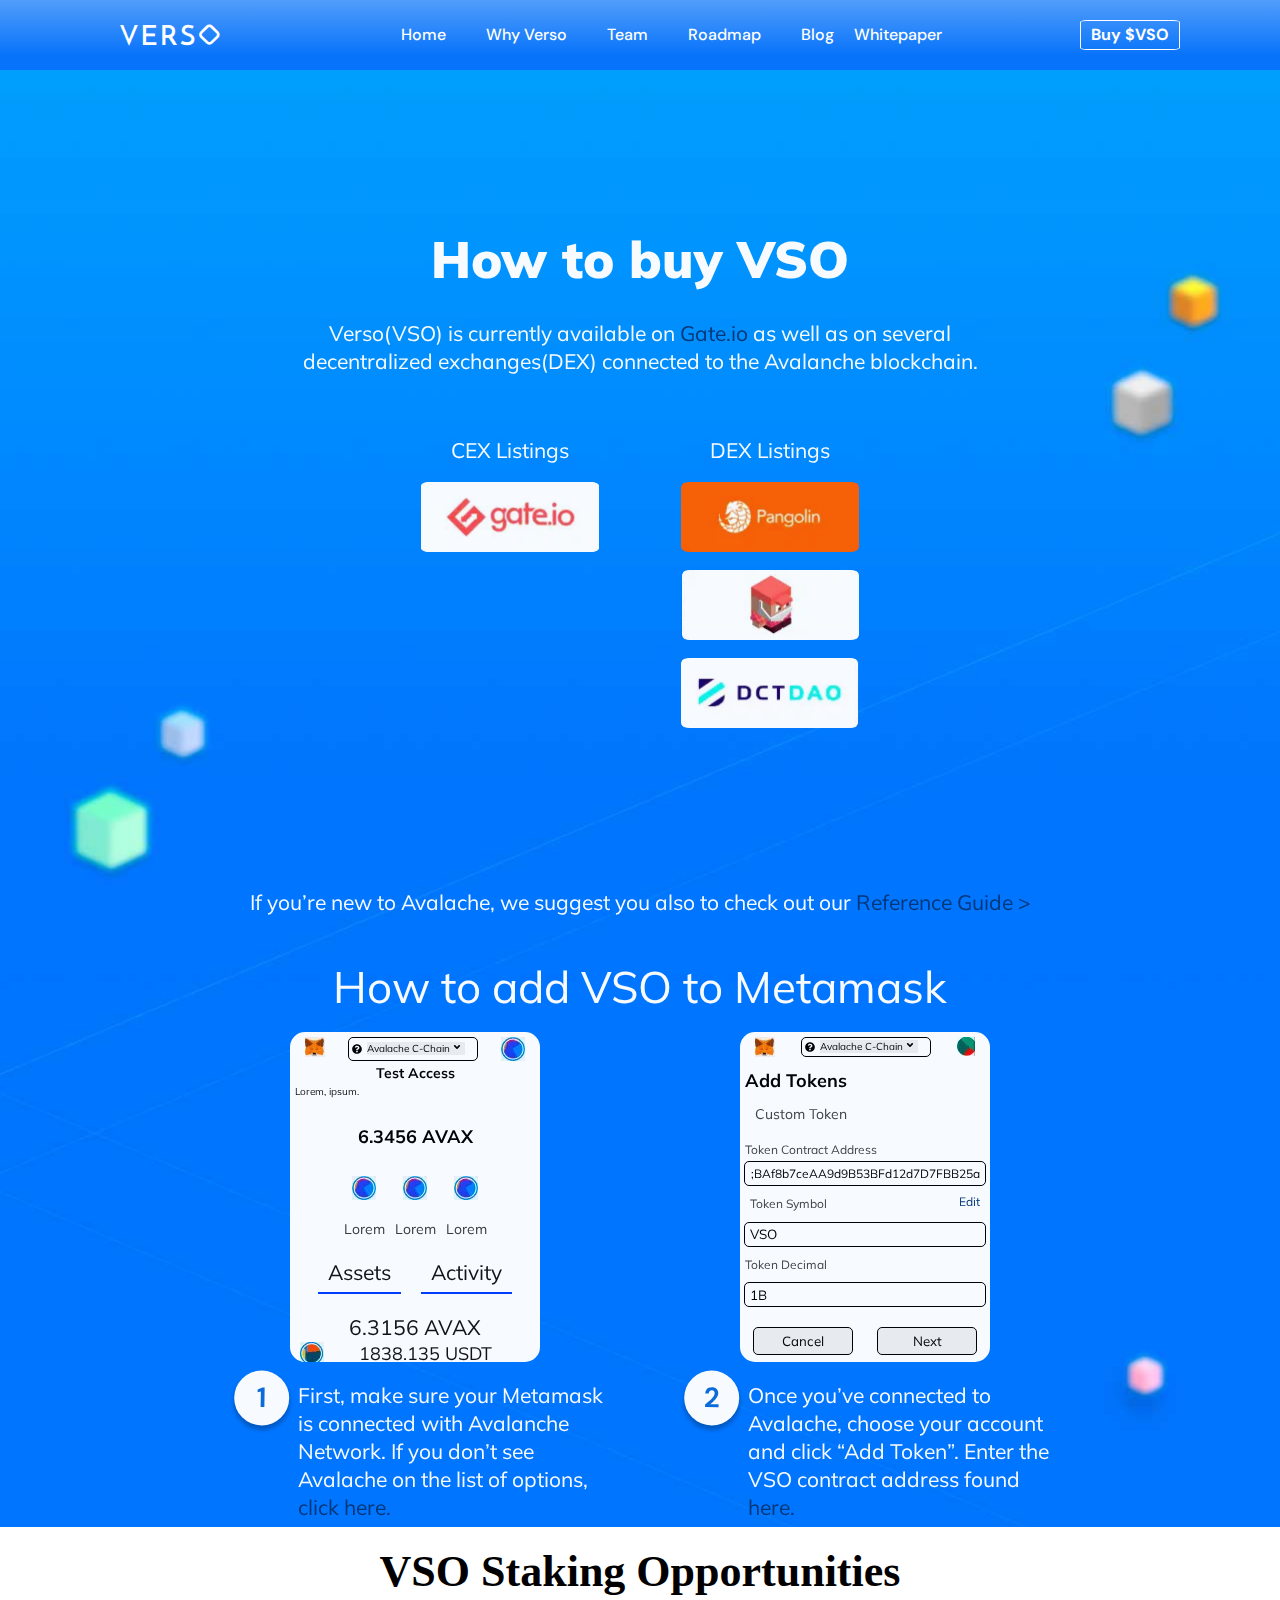
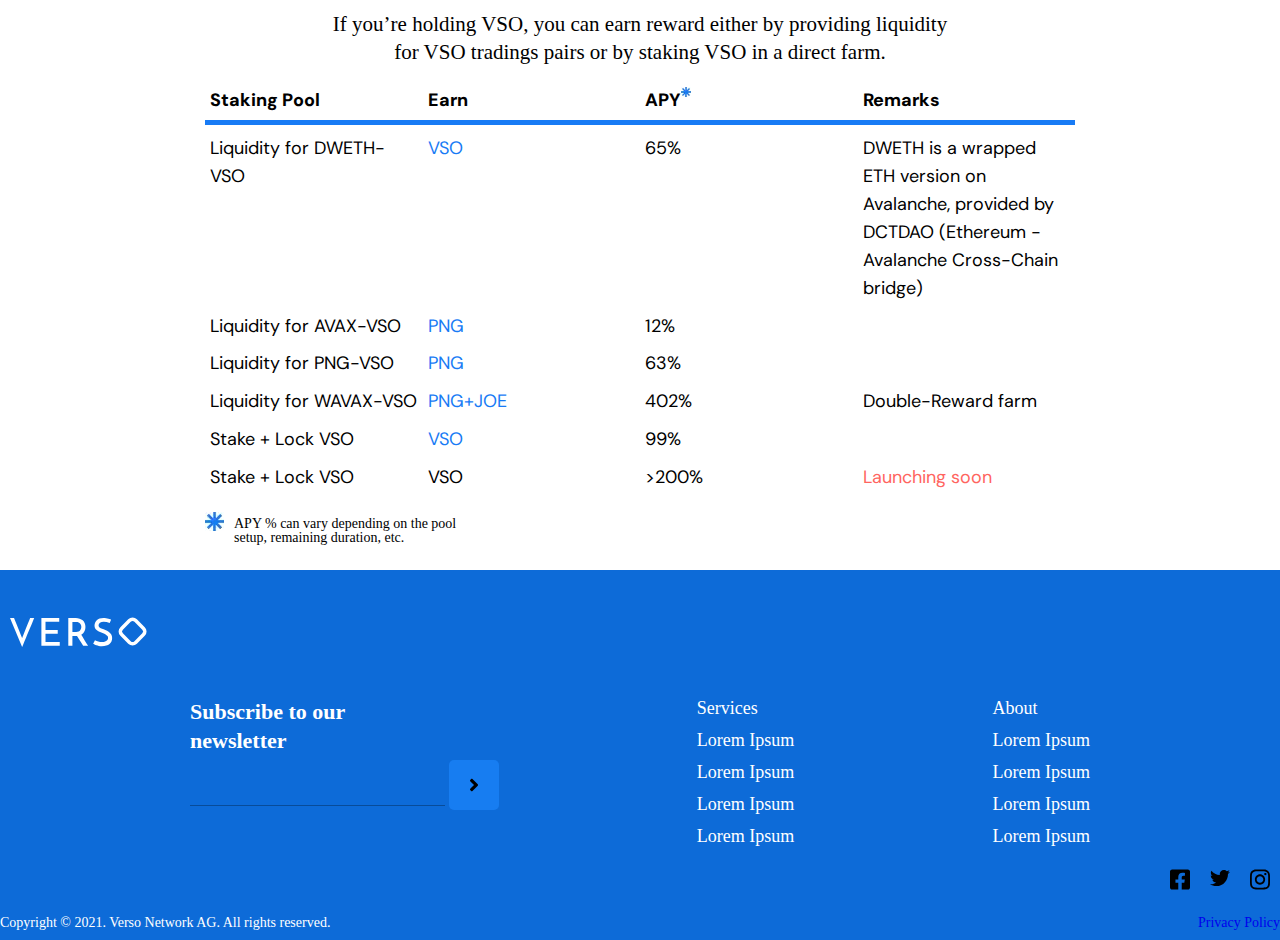
<file: buy vso/index.html>
<!DOCTYPE html><html lang="en"><head>	<meta charset="UTF-8">	<meta http-equiv="X-UA-Compatible" content="IE=edge">	<meta name="viewport" content="width=device-width, initial-scale=1.0">	<link rel="stylesheet" href="css/style.min.css">	<title>VSO</title></head><body>	<header class="header">	<div class="header__content _container">		<div class="header__menu menu">			<div class="menu__icon icon-menu">				<span></span>				<span></span>				<span></span>			</div>			<nav class="menu__body">				<a href="" class="body-logo _icon-Logo"></a>				<ul class="menu__list">					<li><a href="" class="menu__link ">Home</a></li>					<li><a href="" class="menu__link ">Why Verso</a></li>					<li><a href="" class="menu__link ">Team</a></li>					<li><a href="" class="menu__link ">Roadmap</a></li>					<li><a href="" class="menu__link ">Blog</a></li>					<li><a href="" class="menu__link ">Whitepaper</a></li>				</ul>				<a href="" class="body-button _icon-button">Buy $VSO</a>			</nav>		</div>	</div></header>	<main class="page">		<article class="body__container">	<section class="buy-container">		<h1>How to buy VSO</h1>		<p>Verso(VSO) is currently available on <a href="#">Gate.io</a> as well as on several<br>decentralized			exchanges(DEX)			connected			to the			Avalanche blockchain.</p>		<div class="block__links">			<div class="block__link first_block">				<p>CEX Listings</p>				<a href="#" class="links-button"><picture><source srcset="img/main/gate.io.webp" type="image/webp"><img src="img/main/gate.io.png" alt="gate.io"></picture></a>			</div>			<div class="bloc__link second_block">				<p>DEX Listings</p>				<a href="#" class="links-button"><picture><source srcset="img/main/pangolin.webp" type="image/webp"><img src="img/main/pangolin.png" alt="Pangolin"></picture></a>				<a href="#" class="links-button"><picture><source srcset="img/main/partner2.webp" type="image/webp"><img src="img/main/partner2.png" alt="Partner 2"></picture></a>				<a href="#" class="links-button"><picture><source srcset="img/main/dctdao.webp" type="image/webp"><img src="img/main/dctdao.png" alt="Partner 3"></picture></a>			</div>		</div>		<span>			<p>If you’re new to Avalache, we suggest you also to check out our <a href="#">Reference Guide > </a></p>		</span>		<section class="middle-content">			<h2>How to add VSO to Metamask</h2>			<div class="middle-blocks">				<div class="middle-block">					<div class="block-left">						<div class="middle-block-content">							<div class="block-content-header">								<picture><source srcset="img/main/block_img/fox.webp" type="image/webp"><img src="img/main/block_img/fox.png" alt="fox"></picture>								<div class="dropdown-block">									<picture><source srcset="img/iconsprite/question-circle.svg" type="image/webp"><img src="img/iconsprite/question-circle.svg" alt="question"></picture>									<button class="drop-btn">Avalache C-Chain<picture><source srcset="img/iconsprite/drop-down.svg" type="image/webp"><img src="img/iconsprite/drop-down.svg"></picture>									</button>									<div class="drop-sub-menu">										<a>Ethereum Mainnet</a>										<a>Ropsten Test Network</a>										<a>Kavan Test Network</a>										<a>Rinkeby Test Network</a>										<a>Goerli Test Network</a>										<a>Binance Smart Chain</a>										<a>Avalache C-Chain</a>										<a>Localhost 8545</a>										<a>Custom RPC</a>									</div>								</div>								<picture><source srcset="img/main/block_img/circle.webp" type="image/webp"><img src="img/main/block_img/circle.png" alt=""></picture>							</div>							<h4>Test Access</h4>							<p>Lorem, ipsum.</p>							<h3>6.3456 AVAX</h3>							<div class="content-images">								<div class="image-block">									<picture><source srcset="img/main/block_img/circle.webp" type="image/webp"><img src="img/main/block_img/circle.png" alt=""></picture>									<p>Lorem</p>								</div>								<div class="image-block">									<picture><source srcset="img/main/block_img/circle.webp" type="image/webp"><img src="img/main/block_img/circle.png" alt=""></picture>									<p>Lorem</p>								</div>								<div class="image-block">									<picture><source srcset="img/main/block_img/circle.webp" type="image/webp"><img src="img/main/block_img/circle.png" alt=""></picture>									<p>Lorem</p>								</div>							</div>							<div class="content-resource">								<p>Assets</p>								<p>Activity</p>							</div>							<div class="content-information">								<p>6.3156 AVAX</p>								<div class="content-information-footer">									<picture><source srcset="img/main/block_img/circle3.webp" type="image/webp"><img src="img/main/block_img/circle3.png" alt=""></picture>									<p>1838.135 USDT</p>								</div>							</div>						</div>						<div class="paragraph-block">							<picture><source srcset="img/iconsprite/numone.svg" type="image/webp"><img src="img/iconsprite/numone.svg" alt="num1"></picture>							<p>								First, make sure your Metamask								is connected with Avalanche Network. If you don’t see Avalache on the list of options,								<a href="#h2">click here.</a>							</p>						</div>					</div>					<div class="block-right">						<div class="middle-block-content">							<div class="block-content-header">								<picture><source srcset="img/main/block_img/fox.webp" type="image/webp"><img src="img/main/block_img/fox.png" alt="fox"></picture>								<div class="dropdown-block">									<picture><source srcset="img/iconsprite/question-circle.svg" type="image/webp"><img src="img/iconsprite/question-circle.svg" alt="question"></picture>									<button class="drop-btn-r">Avalache C-Chain<picture><source srcset="img/iconsprite/drop-down.svg" type="image/webp"><img src="img/iconsprite/drop-down.svg"></picture>									</button>									<div class="drop-sub-menu-r">										<a>Ethereum Mainnet</a>										<a>Ropsten Test Network</a>										<a>Kavan Test Network</a>										<a>Rinkeby Test Network</a>										<a>Goerli Test Network</a>										<a>Binance Smart Chain</a>										<a>Avalache C-Chain</a>										<a>Localhost 8545</a>										<a>Custom RPC</a>									</div>								</div>								<picture><source srcset="img/main/block_img/circle2.webp" type="image/webp"><img src="img/main/block_img/circle2.png" alt=""></picture>							</div>							<h4>Add Tokens</h4>							<p>Custom Token</p>							<h5>Token Contract Address</h5>							<input type="text" value=";BAf8b7ceAA9d9B53BFd12d7D7FBB25a">							<div class="input_content">								<div class="input_content_header">									<p>Token Symbol</p>									<a href="#">Edit</a>								</div>								<input type="text" value="VSO">							</div>							<div class="input_content_middle">								<div class="input_content_middle_header">									<p>Token Decimal</p>									<input type="text" value="1B">								</div>							</div>							<div class="right_block-buttons">								<button>Cancel</button>								<button>Next</button>							</div>						</div>						<div class="paragraph-block">							<picture><source srcset="img/iconsprite/numtwo.svg" type="image/webp"><img src="img/iconsprite/numtwo.svg" alt="num2"></picture>							<p>								Once you’ve connected to Avalache, choose your account and click “Add Token”. Enter the								VSO contract address found <a href="#h2">here.</a>							</p>						</div>					</div>				</div>			</div>		</section>		</div>		</div>	</section>	</div></article><article class="bottom-block">	<h3>VSO Staking Opportunities</h3>	<h5>If you’re holding VSO, you can earn reward either by providing liquidity<br> for VSO tradings pairs or by		staking VSO in a direct farm.	</h5>	<div class="table-block">		<div class="row-block-header">			<div>Staking Pool</div>			<div>Earn</div>			<div>APY<picture><source srcset="img/main/star.webp" type="image/webp"><img src="img/main/star.jpg"></picture></div>			<div>Remarks</div>		</div>		<div class="row-block">			<div>Liquidity for DWETH-VSO</div>			<div class="span-blue">VSO</div>			<div>65%</div>			<div>DWETH is a wrapped ETH version on Avalanche, provided by DCTDAO (Ethereum - Avalanche Cross-Chain				bridge)</div>		</div>		<div class="row-block">			<div>Liquidity for AVAX-VSO</div>			<div class="span-blue">PNG</div>			<div>12%</div>			<div class="empty-cell">.</div>		</div>		<div class="row-block">			<div>Liquidity for PNG-VSO</div>			<div class="span-blue">PNG</div>			<div>63%</div>			<div class="empty-cell">.</div>		</div>		<div class="row-block">			<div>Liquidity for WAVAX-VSO</div>			<div class="span-blue">PNG+JOE</div>			<div>402%</div>			<div>Double-Reward farm</div>		</div>		<div class="row-block">			<div>Stake + Lock VSO</div>			<div class="span-blue">VSO</div>			<div>99%</div>			<div class="empty-cell">.</div>		</div>		<div class="row-block">			<div>Stake + Lock VSO</div>			<div>VSO</div>			<div>>200%</div>			<div class="span-red">Launching soon</div>		</div>	</div>	<div class="bottom-block-footer">		<picture><source srcset="img/main/star.webp" type="image/webp"><img src="img/main/star.jpg" alt="star element"></picture>		<p>APY % can vary depending on the pool<br> setup, remaining duration, etc.</p>	</div></article>	</main>	<div class="footer-wrapper">	<div class="footer-container">		<div class="footer-logo">			<picture><source srcset="img/iconsprite/Logo.svg" type="image/webp"><img src="img/iconsprite/Logo.svg" alt="logo"></picture>		</div>		<section class="footer-inner">			<div class="subscribe-block">				<h5>Subscribe to our <br> newsletter</h5>				<div class="mail-form">					<input type="email" name="mail" id="mailFormId">					<button class="mail-button"><picture><source srcset="img/iconsprite/drop-down.svg" type="image/webp"><img src="img/iconsprite/drop-down.svg" alt=""></picture></button>				</div>			</div>			<div class="blocks">				<h6>Services</h6>				<p>Lorem Ipsum</p>				<p>Lorem Ipsum</p>				<p>Lorem Ipsum</p>				<p>Lorem Ipsum</p>			</div>			<div class="blocks">				<h6>About</h6>				<p>Lorem Ipsum</p>				<p>Lorem Ipsum</p>				<p>Lorem Ipsum</p>				<p>Lorem Ipsum</p>			</div>		</section>		<div class="social">			<a href="facebook.com"><picture><source srcset="img/iconsprite/facebook-square.svg" type="image/webp"><img src="img/iconsprite/facebook-square.svg" alt=""></picture></a>			<a href="twitter.com"><picture><source srcset="img/iconsprite/twitter.svg" type="image/webp"><img src="img/iconsprite/twitter.svg" alt=""></picture></a>			<a href="instagram.com"><picture><source srcset="img/iconsprite/instagram.svg" type="image/webp"><img src="img/iconsprite/instagram.svg" alt=""></picture></a>		</div>		<div class="footer-privacy">			<div class="copiright">				<p>Copyright © 2021. Verso Network AG. All rights reserved.</p>			</div>			<div class="privacy">				<a href="#">					<p>Privacy Policy</p>				</a>			</div>		</div>	</div></div>	<script src="js/script.min.js"></script></body></html>
</file>
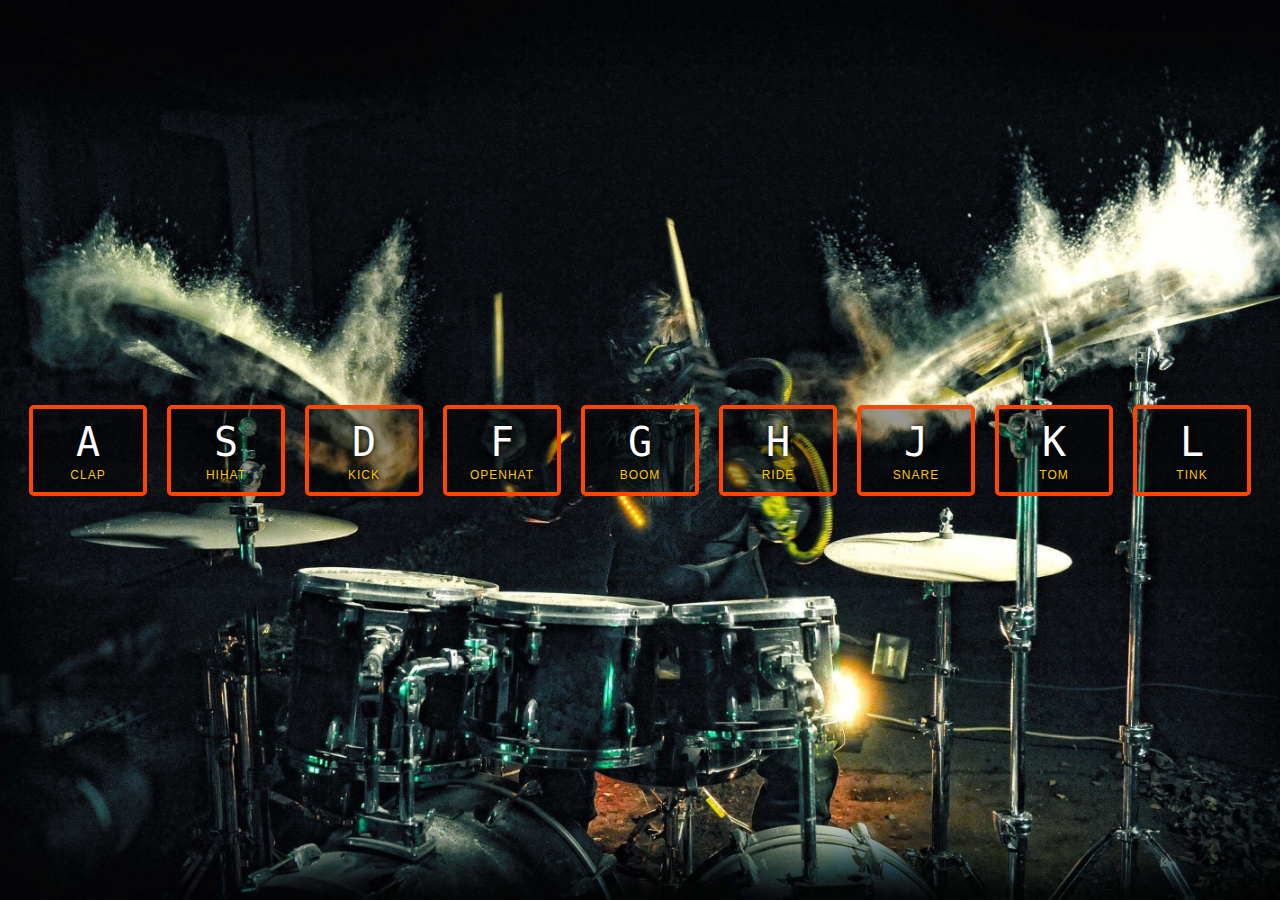
<file: Drum keyboard events/index.html>
<!DOCTYPE html>
<html lang="en">
<head>
	<meta charset="UTF-8">
	<meta http-equiv="X-UA-Compatible" content="IE=edge">
	<meta name="viewport" content="width=device-width, initial-scale=1.0">
	<link rel="stylesheet" href="./style.css">
	<title>Drum kit</title>
</head>

<body>
	<div class="keys">
		<div data-key="65" class="key">
			<kbd>A</kbd>
			<span class="sound">clap</span>
		</div>
		<div data-key="83" class="key">
			<kbd>S</kbd>
			<span class="sound">hihat</span>
		</div>
		<div data-key="68" class="key">
			<kbd>D</kbd>
			<span class="sound">kick</span>
		</div>
		<div data-key="70" class="key">
			<kbd>F</kbd>
			<span class="sound">openhat</span>
		</div>
		<div data-key="71" class="key">
			<kbd>G</kbd>
			<span class="sound">boom</span>
		</div>
		<div data-key="72" class="key">
			<kbd>H</kbd>
			<span class="sound">ride</span>
		</div>
		<div data-key="74" class="key">
			<kbd>J</kbd>
			<span class="sound">snare</span>
		</div>
		<div data-key="75" class="key">
			<kbd>K</kbd>
			<span class="sound">tom</span>
		</div>
		<div data-key="76" class="key">
			<kbd>L</kbd>
			<span class="sound">tink</span>
		</div>
	</div>

	<audio data-key="65" src="./sounds/01 - clap JavaScript Drum Kit_sounds.wav"></audio>
	<audio data-key="83" src="./sounds/02 - hihat JavaScript Drum Kit_sounds.wav"></audio>
	<audio data-key="68" src="./sounds/03 - kick JavaScript Drum Kit_sounds.wav"></audio>
	<audio data-key="70" src="./sounds/04 - openhat JavaScript Drum Kit_sounds.wav"></audio>
	<audio data-key="71" src="./sounds/05 - boom JavaScript Drum Kit_sounds.wav"></audio>
	<audio data-key="72" src="./sounds/06 - ride JavaScript Drum Kit_sounds.wav"></audio>
	<audio data-key="74" src="./sounds/07 - snare JavaScript Drum Kit_sounds.wav"></audio>
	<audio data-key="75" src="./sounds/08 - tom JavaScript Drum Kit_sounds.wav"></audio>
	<audio data-key="76" src="./sounds/09 - tink JavaScript Drum Kit_sounds.wav"></audio>

	<script src="./script.js">

	</script>
</body>
</html>
</file>
<file: Drum keyboard events/style.css>
html {
	font-size: 10px;
	background: url('./img/drummer.jpg') bottom center;
	background-size: cover;
}

body, html {
	margin: 0;
	padding: 0;
	font-family: sans-serif;
}

.keys {
	display: flex;
	flex: 1;
	min-height: 100vh;
	align-items: center;
	justify-content: center;
}

.key {
	border: 4px solid orangered;
	border-radius: 5px;
	margin: 1rem;
	font-size: 1.5rem;
	padding: 1rem .5rem;
	transition: all 0.07s;
	width: 100px;
	text-align: center;
	color: white;
	background: rgba(0, 0, 0, 0.4);
	text-shadow: 0 0 5px black;
}

.playing {
	transform: scale(1.1);
	border-color: #fcc600;
	box-shadow: 0 0 10px #d4c27e;
}

kbd {
	display: block;
	font-size: 40px;
}

.sound {
	font-size: 1.2rem;
	text-transform: uppercase;
	letter-spacing: 1px;
	color: #fcc600;
}
</file>
<file: buy vso/css/style.min.css>
@charset "UTF-8";@import url(https://fonts.googleapis.com/css?family=DM+Sans:regular,italic,500,italic,700&display=swap);@import url(https://fonts.googleapis.com/css?family=Mulish:regular,600,800,900&display=swap);*{padding:0;margin:0;border:0}*,:after,:before{-webkit-box-sizing:border-box;box-sizing:border-box}:active,:focus{outline:0}a:active,a:focus{outline:0}aside,footer,header,nav{display:block}body,html{height:100%;width:100%;font-size:100%;line-height:1;font-size:14px;-ms-text-size-adjust:100%;-moz-text-size-adjust:100%;-webkit-text-size-adjust:100%}button,input,textarea{font-family:inherit}input::-ms-clear{display:none}button{cursor:pointer}button::-moz-focus-inner{padding:0;border:0}a,a:visited{text-decoration:none}a:hover{text-decoration:none}ul li{list-style:none}img{vertical-align:top}h1,h2,h3,h4,h5,h6{font-size:inherit;font-weight:inherit}._container{max-width:902pxpx;margin:0 auto}@font-face{font-family:icons;font-display:swap;src:url(../fonts/icons.woff) format("woff"),url(../fonts/icons.woff2) format("woff2");font-weight:400;font-style:normal}@font-face{font-family:icons;font-display:swap;src:url(../fonts/icons.woff) format("woff"),url(../fonts/icons.woff2#icons) format("woff2");font-weight:400;font-style:normal;font-display:block}[class*=" _icon-"]:before,[class^="_icon-"]:before{font-family:icons;font-style:normal;font-weight:400;font-variant:normal;text-transform:none;line-height:1;-webkit-font-smoothing:antialiased;-moz-osx-font-smoothing:grayscale}[class*=" _icon-"]:before,[class^="_icon-"]:before{display:block}._icon-Logo:before{content:"\e900";color:#fff}._icon-fb:before{content:"\e901"}._icon-instagram:before{content:"\e902"}._icon-twitter:before{content:"\e903"}._icon-background:before{content:"\e900"}._icon-numone .path1:before{content:"\e900";color:#fff}._icon-numone .path2:before{content:"\e901";margin-left:-1em;color:#0d6bd8}._icon-numtwo .path1:before{content:"\e902";color:#fff}._icon-numtwo .path2:before{content:"\e903";margin-left:-1em;color:#0d6bd8}._icon-question-circle:before{content:"\e900"}._icon-drop-down:before{content:"\e900"}.header{position:relative;z-index:100;background:-webkit-gradient(linear,left top,left bottom,from(rgba(7,115,250,.7)),color-stop(80.03%,#0773fa));background:-o-linear-gradient(top,rgba(7,115,250,.7) 0,#0773fa 80.03%);background:linear-gradient(180deg,rgba(7,115,250,.7) 0,#0773fa 80.03%)}._container{max-width:1440px;height:100%}.menu__body{display:-webkit-box;display:-ms-flexbox;display:flex;-webkit-box-align:center;-ms-flex-align:center;align-items:center;-webkit-box-pack:justify;-ms-flex-pack:justify;justify-content:space-between;max-width:1140px;height:70px;margin:0 auto}._icon-Logo{margin:0 40px;padding:0 10px;font-size:24px;-webkit-transition:all 150ms ease-in-out;-o-transition:all 150ms ease-in-out;transition:all 150ms ease-in-out}._icon-Logo:hover{-webkit-box-shadow:0 0 10px 0 #2daac0 inset,0 0 10px 4px #23e99d;box-shadow:0 0 10px 0 #2daac0 inset,0 0 10px 4px #23e99d}.menu__list{display:-webkit-box;display:-ms-flexbox;display:flex}.menu__list li{font-family:"DM Sans";font-weight:500;font-size:16px;line-height:180%;text-align:center;margin:0 20px;color:#fff;-webkit-transition:all 150ms ease-in-out;-o-transition:all 150ms ease-in-out;transition:all 150ms ease-in-out}.menu__list li:last-child{margin:0}.menu__list li a{color:#fff}.menu__list li:hover{-webkit-box-shadow:0 0 10px 0 #2daac0 inset,0 0 10px 4px #23e99d;box-shadow:0 0 10px 0 #2daac0 inset,0 0 10px 4px #23e99d}._icon-button{border:1px solid #fff;border-radius:7%;padding:0 10px;margin:0 30px;color:#fff;font-family:"DM Sans";font-weight:700;font-size:16px;line-height:180%;-webkit-transition:all 150ms ease-in-out;-o-transition:all 150ms ease-in-out;transition:all 150ms ease-in-out}._icon-button:hover{-webkit-box-shadow:0 0 10px 0 #2daac0 inset,0 0 10px 4px #23e99d;box-shadow:0 0 10px 0 #2daac0 inset,0 0 10px 4px #23e99d}.icon-menu{display:none}.body__container{background:center no-repeat url(../img/main/bg4.jpg),-webkit-gradient(linear,left top,left bottom,from(rgba(7,115,250,.7)),color-stop(80.03%,#0773fa));background:center no-repeat url(../img/main/bg4.jpg),-o-linear-gradient(top,rgba(7,115,250,.7) 0,#0773fa 80.03%);background:center no-repeat url(../img/main/bg4.jpg),linear-gradient(180deg,rgba(7,115,250,.7) 0,#0773fa 80.03%);background-position:top}.buy-container{opacity:97%;width:100%;font-family:Mulish;height:100%;text-align:center}.buy-container a{color:#033573}.buy-container h1{text-align:center;font-weight:900;font-size:51px;line-height:156.86275%;color:#fff;padding-top:150px}.buy-container p{font-size:21px;line-height:133.33333%;color:#fff;padding-top:20px}.block__links{display:-webkit-box;display:-ms-flexbox;display:flex;margin:0 auto;padding-top:42px;-webkit-box-pack:center;-ms-flex-pack:center;justify-content:center;width:100%}.block__links .first_block{display:-webkit-box;display:-ms-flexbox;display:flex;-webkit-box-orient:vertical;-webkit-box-direction:normal;-ms-flex-direction:column;flex-direction:column}.block__links .first_block p{padding-bottom:8px}.block__links .first_block a img{border:1px solid inherit;border-radius:5%;background:#fff;height:70px;width:178px;margin:9px 41px;-webkit-transition:all 150ms ease-in-out;-o-transition:all 150ms ease-in-out;transition:all 150ms ease-in-out}.block__links .first_block a img:hover{border:2px solid #000;-webkit-box-shadow:0 0 10px 0 #6a8388 inset,0 0 10px 4px #b3b9b7;box-shadow:0 0 10px 0 #6a8388 inset,0 0 10px 4px #b3b9b7}.block__links .second_block{display:-webkit-box;display:-ms-flexbox;display:flex;-webkit-box-orient:vertical;-webkit-box-direction:normal;-ms-flex-direction:column;flex-direction:column}.block__links .second_block p{padding-bottom:8px}.block__links .second_block a img{border:1px solid inherit;border-radius:5%;height:70px;width:178px;margin:9px 41px;-webkit-transition:all 150ms ease-in-out;-o-transition:all 150ms ease-in-out;transition:all 150ms ease-in-out}.block__links .second_block a img:hover{border:2px solid #000;-webkit-box-shadow:0 0 10px 0 #6a8388 inset,0 0 10px 4px #b3b9b7;box-shadow:0 0 10px 0 #6a8388 inset,0 0 10px 4px #b3b9b7}span p{margin-top:132px}span p a{color:#033573}.middle-content{max-width:900px;display:block;margin:0 auto}.middle-content h2{text-align:center;font-size:44px;line-height:181.81818%;color:#fff;margin-top:30px}.middle-content .middle-blocks{margin:0 auto;max-width:900px}.middle-content .middle-blocks .middle-block{display:-webkit-box;display:-ms-flexbox;display:flex;-webkit-box-pack:justify;-ms-flex-pack:justify;justify-content:space-between}.middle-content .middle-blocks .middle-block .block-left{margin:0 auto;max-width:450px;padding:5px}.middle-content .middle-blocks .middle-block .block-left h4{font-weight:700}.middle-content .middle-blocks .middle-block .block-left .middle-block-content>p{color:#111010;font-size:10px;text-align:left;padding:5px}.middle-content .middle-blocks .middle-block .block-left h3{font-weight:700;font-size:18px;padding:0 5px;margin-top:25px}.middle-content .middle-blocks .middle-block .block-left .paragraph-block{display:-webkit-box;display:-ms-flexbox;display:flex;max-width:380px}.middle-content .middle-blocks .middle-block .block-left .paragraph-block img{-webkit-box-pack:left;-ms-flex-pack:left;justify-content:left}.middle-content .middle-blocks .middle-block .block-left .paragraph-block p{text-align:left}.middle-content .middle-blocks .middle-block .block-right{margin:0 auto;max-width:450px;padding:5px}.middle-content .middle-blocks .middle-block .block-right h4{font-weight:700;font-size:18px;padding:0 5px;margin-top:10px;text-align:left}.middle-content .middle-blocks .middle-block .block-right .middle-block-content>p{font-size:14px;color:#424242;text-align:left;padding:5px;margin:10px}.middle-content .middle-blocks .middle-block .block-right h5{font-size:12px;color:#424242;text-align:left;padding:5px}.middle-content .middle-blocks .middle-block .block-right .middle-block-content>input{border:1px solid #000;width:97%;height:25px;border-radius:5px;font-size:12px;text-align:center}.middle-content .middle-blocks .middle-block .block-right .middle-block-content>input:focus{border:1px solid rgba(7,115,250,.7)}.middle-content .middle-blocks .middle-block .block-right .input_content .input_content_header{display:-webkit-box;display:-ms-flexbox;display:flex;padding:5px;margin:5px;-webkit-box-pack:justify;-ms-flex-pack:justify;justify-content:space-between}.middle-content .middle-blocks .middle-block .block-right .input_content .input_content_header p{color:#424242;padding:0;font-size:12px}.middle-content .middle-blocks .middle-block .block-right .input_content .input_content_header a{font-size:12px}.middle-content .middle-blocks .middle-block .block-right .input_content input{border:1px solid #000;border-radius:5px;width:97%;height:25px;padding:5px}.middle-content .middle-blocks .middle-block .block-right .input_content input:focus{border:1px solid rgba(7,115,250,.7)}.middle-content .middle-blocks .middle-block .block-right .input_content_middle{display:block}.middle-content .middle-blocks .middle-block .block-right .input_content_middle p{color:#424242;font-size:12px;text-align:left;padding:10px 5px}.middle-content .middle-blocks .middle-block .block-right .input_content_middle input{border:1px solid #000;border-radius:5px;width:97%;height:25px;padding:5px}.middle-content .middle-blocks .middle-block .block-right .input_content_middle input:focus{border:1px solid rgba(7,115,250,.7)}.middle-content .middle-blocks .middle-block .block-right .right_block-buttons button{border:1px solid #000;border-radius:5px;width:40%;height:28px;margin:20px 10px 10px}.middle-content .middle-blocks .middle-block .block-right .right_block-buttons button:focus{color:rgba(2,96,211,.7);border:1px solid rgba(2,96,211,.7)}.middle-content .middle-blocks .middle-block .block-right .paragraph-block{display:-webkit-box;display:-ms-flexbox;display:flex;max-width:380px}.middle-content .middle-blocks .middle-block .block-right .paragraph-block img{-webkit-box-pack:left;-ms-flex-pack:left;justify-content:left}.middle-content .middle-blocks .middle-block .block-right .paragraph-block p{text-align:left}.bottom-block{display:block;max-width:900px;margin:0 auto;padding:5px}.bottom-block h3{text-align:center;font-weight:800;font-size:44px;line-height:181.81818%}.bottom-block h5{font-size:21px;line-height:133.33333%;text-align:center}.table-block{font-family:"DM Sans";display:block;margin:5px;padding:5px;max-width:900px;font-size:18px;line-height:155.55556%}.row-block-header{display:-webkit-box;display:-ms-flexbox;display:flex;font-weight:800;border-bottom:5px solid #187bf5;margin:5px 0}.row-block-header img{width:10px;height:10px}.row-block-header div{display:table-cell;width:25%;padding:5px}.row-block{display:table;width:100%}.row-block .empty-cell{color:#fff}.row-block div{margin:5px;padding:5px;text-align:left;display:table-cell;width:25%}.span-blue{color:#187bf5}.span-red{color:#ff655f}.bottom-block-footer{display:-webkit-box;display:-ms-flexbox;display:flex;margin:5px;padding:5px}.bottom-block-footer p{margin:5px;padding:0 5px}.middle-block-content{background:#fff;max-width:250px;max-height:330px;border-radius:15px;margin:0 auto;overflow:hidden}.middle-block-content .block-content-header{width:100%;display:-webkit-box;display:-ms-flexbox;display:flex;padding:5px 15px;-webkit-box-pack:justify;-ms-flex-pack:justify;justify-content:space-between}.middle-block-content .content-images{display:-webkit-box;display:-ms-flexbox;display:flex;-webkit-box-pack:center;-ms-flex-pack:center;justify-content:center}.middle-block-content .content-images .image-block{display:block;margin:30px 5px 0}.middle-block-content .content-images .image-block p{color:#3a3a3a;font-size:14px}.middle-block-content .content-resource{display:-webkit-box;display:-ms-flexbox;display:flex;-webkit-box-pack:center;-ms-flex-pack:center;justify-content:center;margin:0 20px}.middle-block-content .content-resource p{color:#111010;padding:20px 10px 5px;margin:0 10px;border-bottom:2px solid #003cff}.middle-block-content .content-information p{color:#111010}.middle-block-content .content-information .content-information-footer{display:-webkit-box;display:-ms-flexbox;display:flex;padding:0 0 5px 0;margin:0 0 5px 0}.middle-block-content .content-information .content-information-footer img{margin:0 5px 0 10px}.middle-block-content .content-information .content-information-footer p{margin:0 5px 0 20px;padding:0 5px 5px 10px;font-size:18px}.dropdown-block{display:-webkit-box;display:-ms-flexbox;display:flex;-webkit-box-align:center;-ms-flex-align:center;align-items:center;border:1px solid #000;border-radius:5px;width:130px;font-size:10px;cursor:pointer;position:relative}.dropdown-block img{width:10px;height:10px;margin:0 2.5px}.dropdown-block .drop-btn{font-size:10px;margin:0 2.5px}.dropdown-block .drop-btn img{width:10px;height:10px}.dropdown-block .drop-btn:hover{background:-webkit-gradient(linear,left top,right top,from(#bfffe7),to(#80b3ff));background:-o-linear-gradient(left,#bfffe7,#80b3ff);background:linear-gradient(to right,#bfffe7,#80b3ff)}.dropdown-block .drop-sub-menu{display:none;position:absolute;background-color:#3a3a3a;min-width:200px;height:302px;border-radius:5px 0 15px 0;z-index:1;top:22px;text-align:left}.dropdown-block .drop-sub-menu a:hover{background:-webkit-gradient(linear,left top,right top,from(#676969),to(#3b5f94));background:-o-linear-gradient(left,#676969,#3b5f94);background:linear-gradient(to right,#676969,#3b5f94)}.dropdown-block .drop-sub-menu a{color:#fff;padding:10px;display:block}.dropdown-block .show{display:block}.drop-btn-r{font-size:10px;margin:0 2.5px}.drop-btn-r img{width:10px;height:10px}.drop-btn-r:hover{background:-webkit-gradient(linear,left top,right top,from(#bfffe7),to(#80b3ff));background:-o-linear-gradient(left,#bfffe7,#80b3ff);background:linear-gradient(to right,#bfffe7,#80b3ff)}.drop-sub-menu-r{display:none;position:absolute;background-color:#3a3a3a;min-width:200px;height:302px;border-radius:5px 0 15px 0;z-index:1;top:22px;text-align:left}.drop-sub-menu-r a{color:#fff;padding:10px;display:block}.drop-sub-menu-r a:hover{background:-webkit-gradient(linear,left top,right top,from(#676969),to(#3b5f94));background:-o-linear-gradient(left,#676969,#3b5f94);background:linear-gradient(to right,#676969,#3b5f94)}.show-r{display:block}.footer-wrapper{background:#0d6bd8}.footer-wrapper .footer-container{max-width:1440px;margin:0 auto}.footer-wrapper .footer-container .footer-logo{padding:45px 5px 45px 5px;margin:5px}.footer-wrapper .footer-container .footer-inner{display:-webkit-box;display:-ms-flexbox;display:flex;max-width:900px;margin:0 auto;-webkit-box-pack:justify;-ms-flex-pack:justify;justify-content:space-between;color:#fff}.footer-wrapper .footer-container .footer-inner .subscribe-block h5{font-size:22px;font-weight:700;line-height:131.81818%}.footer-wrapper .footer-container .footer-inner .subscribe-block .mail-form{display:block}.footer-wrapper .footer-container .footer-inner .subscribe-block .mail-form input{height:50px;background:#0d6bd8;font-size:20px;color:#fff;border-bottom:1px solid #084c99;padding:5px}.footer-wrapper .footer-container .footer-inner .subscribe-block .mail-form .mail-button{width:50px;height:50px;background:#177df1;border-radius:10%}.footer-wrapper .footer-container .footer-inner .subscribe-block .mail-form .mail-button img{width:20px;height:20px;-webkit-transform:rotate(-90deg);-ms-transform:rotate(-90deg);transform:rotate(-90deg)}.footer-wrapper .footer-container .footer-inner .subscribe-block .mail-form ._error{background-color:#813838}.footer-wrapper .footer-container .footer-inner .blocks{font-size:18px;line-height:122.22222%}.footer-wrapper .footer-container .footer-inner .blocks p{margin:10px 0}.footer-wrapper .footer-container .social{display:-webkit-box;display:-ms-flexbox;display:flex;-webkit-box-orient:horizontal;-webkit-box-direction:normal;-ms-flex-direction:row;flex-direction:row;-webkit-box-pack:end;-ms-flex-pack:end;justify-content:flex-end}.footer-wrapper .footer-container .social a{margin:5px;padding:5px}.footer-wrapper .footer-container .social a img{width:20px}.footer-wrapper .footer-container .footer-privacy{display:-webkit-box;display:-ms-flexbox;display:flex;-webkit-box-orient:horizontal;-webkit-box-direction:normal;-ms-flex-direction:row;flex-direction:row;-webkit-box-pack:justify;-ms-flex-pack:justify;justify-content:space-between;color:#fff;margin:5px 0;padding:10px 0}@media (min-width:320px){.menu__body{width:100%}}@media (max-width:991.98px){._container{max-width:none;padding:0 10px}._icon-Logo{margin:0 10px}.menu__list li{margin:0 10px}._icon-button{margin:0 10px}.buy-container h1{padding-top:50px}.block__links{display:block;margin:0 auto}.middle-content .middle-blocks{display:block}}@media (max-width:914pxpx){._container{max-width:750px}}@media (max-width:914px){._container{max-width:100%}}@media (max-width:767.98px){.menu__body{-webkit-transform:translate(0,-100%);-ms-transform:translate(0,-100%);transform:translate(0,-100%);-webkit-transition:-webkit-transform .5s ease 0s;transition:-webkit-transform .5s ease 0s;-o-transition:transform .5s ease 0s;transition:transform .5s ease 0s;transition:transform .5s ease 0s,-webkit-transform .5s ease 0s;position:fixed;width:100%;height:100%;top:0;left:0;overflow:auto;padding:30px 10px 30px 10px;background-color:rgba(255,255,255,.95)}.menu__body._active{-webkit-transform:translate(0,0);-ms-transform:translate(0,0);transform:translate(0,0);-webkit-transition:-webkit-transform .5s ease 0s;transition:-webkit-transform .5s ease 0s;-o-transition:transform .5s ease 0s;transition:transform .5s ease 0s;transition:transform .5s ease 0s,-webkit-transform .5s ease 0s;background:-webkit-gradient(linear,left top,left bottom,from(rgba(7,115,250,.7)),color-stop(80.03%,#0773fa));background:-o-linear-gradient(top,rgba(7,115,250,.7) 0,#0773fa 80.03%);background:linear-gradient(180deg,rgba(7,115,250,.7) 0,#0773fa 80.03%);display:table;text-align:center}.menu__body._active ._icon-Logo{font-size:40px}.menu__body._active ul{display:table;margin:0 auto}.menu__body._active ul li{font-size:30px}.menu__body._active ._icon-button{font-size:40px;margin-top:10px}.icon-menu{display:block;position:absolute;top:18px;right:10px;width:30px;height:18px;cursor:pointer;z-index:5}.icon-menu span{-webkit-transition:all .3s ease 0s;-o-transition:all .3s ease 0s;transition:all .3s ease 0s;top:calc(50% - 1px);left:0;position:absolute;width:100%;height:2px;background-color:#000}.icon-menu span:first-child{top:0}.icon-menu span:last-child{top:auto;bottom:0}.icon-menu._active span{-webkit-transform:scale(0);-ms-transform:scale(0);transform:scale(0)}.icon-menu._active span:first-child{-webkit-transform:rotate(-45deg);-ms-transform:rotate(-45deg);transform:rotate(-45deg);top:calc(50% - 1px)}.icon-menu._active span:last-child{-webkit-transform:rotate(45deg);-ms-transform:rotate(45deg);transform:rotate(45deg);bottom:calc(50% - 1px)}span p{margin-top:50px}.middle-content .middle-blocks .middle-block{display:block}}@media (max-width:479.98px){.table-block{width:100%;font-size:14px}}.webp .body__container{background:center no-repeat url(../img/main/bg4.webp),-webkit-gradient(linear,left top,left bottom,from(rgba(7,115,250,.7)),color-stop(80.03%,#0773fa))}.webp .body__container{background:center no-repeat url(../img/main/bg4.webp),-o-linear-gradient(top,rgba(7,115,250,.7) 0,#0773fa 80.03%)}.webp .body__container{background:center no-repeat url(../img/main/bg4.webp),linear-gradient(180deg,rgba(7,115,250,.7) 0,#0773fa 80.03%)}
</file>
